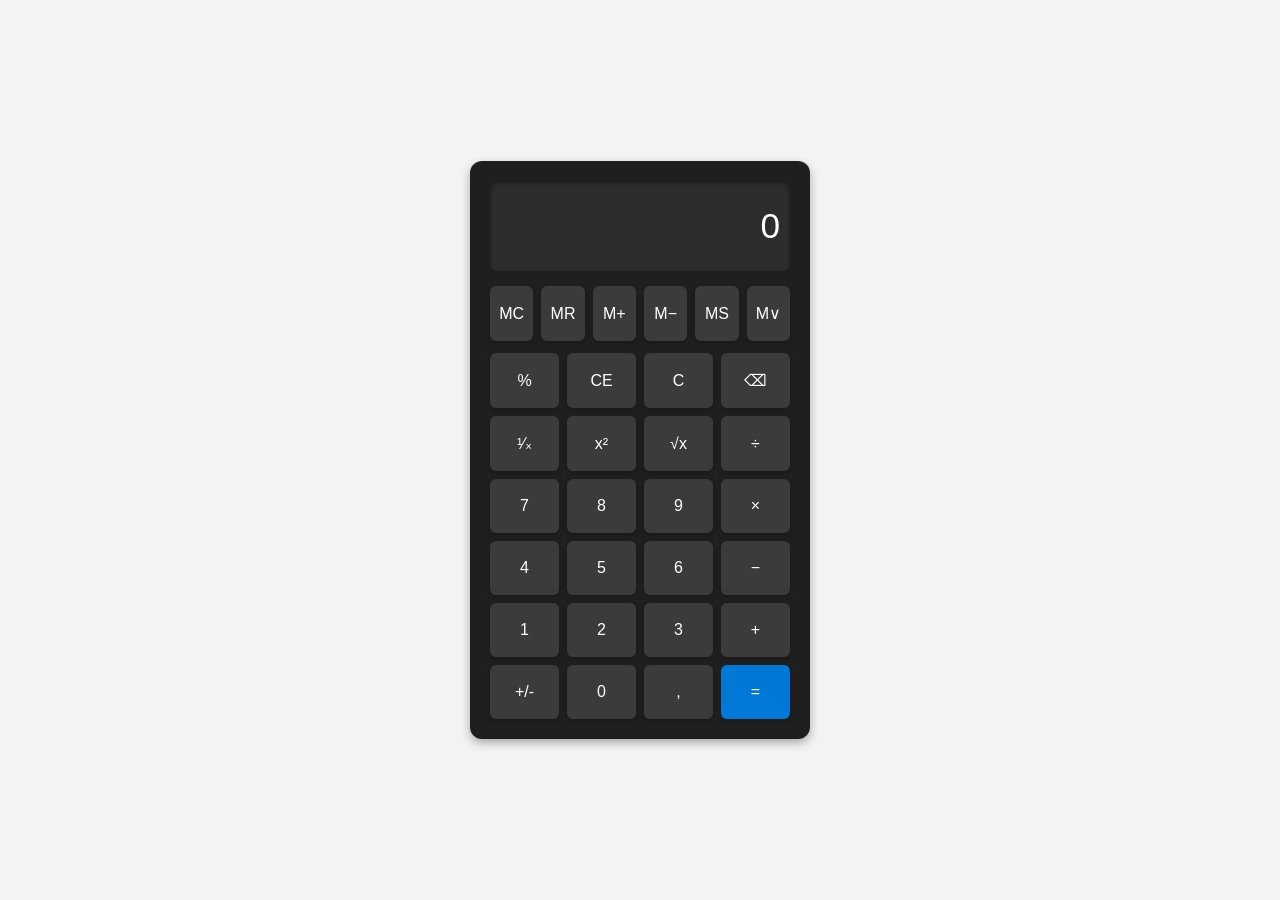
<file: templates/windows_calc.html>
<!DOCTYPE html>
<html lang="pt-br">
<head>
    <meta charset="UTF-8">
    <meta name="viewport" content="width=device-width, initial-scale=1.0">
    <title>Calculadora Estilo Windows</title>
    <style>
        :root {
            --bg: #1f1f1f;
            --display-bg: #2d2d2d;
            --button-bg: #3b3b3b;
            --button-hover: #505050;
            --accent: #0078d7;
            --text: #fff;
        }
        * { box-sizing: border-box; }
        body {
            margin: 0;
            font-family: Arial, Helvetica, sans-serif;
            background-color: #f3f3f3;
            display: flex;
            justify-content: center;
            align-items: center;
            height: 100vh;
        }
        .calculator {
            width: 340px;
            background-color: var(--bg);
            border-radius: 12px;
            box-shadow: 0 4px 10px rgba(0,0,0,0.3);
            padding: 20px;
        }
        .display {
            background-color: var(--display-bg);
            color: var(--text);
            text-align: right;
            padding: 25px 10px;
            font-size: 2.2rem;
            border-radius: 8px;
            margin-bottom: 15px;
            box-shadow: inset 0 2px 4px rgba(0,0,0,0.4);
        }
        .memory-row {
            display: grid;
            grid-template-columns: repeat(6, 1fr);
            gap: 8px;
            margin-bottom: 12px;
        }
        .buttons {
            display: grid;
            grid-template-columns: repeat(4, 1fr);
            gap: 8px;
        }
        button {
            background-color: var(--button-bg);
            color: var(--text);
            border: none;
            padding: 18px 0;
            font-size: 1rem;
            border-radius: 6px;
            cursor: pointer;
            box-shadow: 0 2px 4px rgba(0,0,0,0.2);
            transition: background-color 0.2s;
        }
        button:hover {
            background-color: var(--button-hover);
        }
        .equal {
            background-color: var(--accent);
            color: #fff;
        }
    </style>
</head>
<body>
    <div class="calculator">
        <div class="display">0</div>
        <div class="memory-row">
            <button>MC</button>
            <button>MR</button>
            <button>M+</button>
            <button>M−</button>
            <button>MS</button>
            <button>M∨</button>
        </div>
        <div class="buttons">
            <button>%</button>
            <button>CE</button>
            <button>C</button>
            <button>⌫</button>

            <button>¹∕ₓ</button>
            <button>x²</button>
            <button>√x</button>
            <button>÷</button>

            <button>7</button>
            <button>8</button>
            <button>9</button>
            <button>×</button>

            <button>4</button>
            <button>5</button>
            <button>6</button>
            <button>−</button>

            <button>1</button>
            <button>2</button>
            <button>3</button>
            <button>+</button>

            <button>+/-</button>
            <button>0</button>
            <button>,</button>
            <button class="equal">=</button>
        </div>
    </div>
</body>
</html>
</file>
